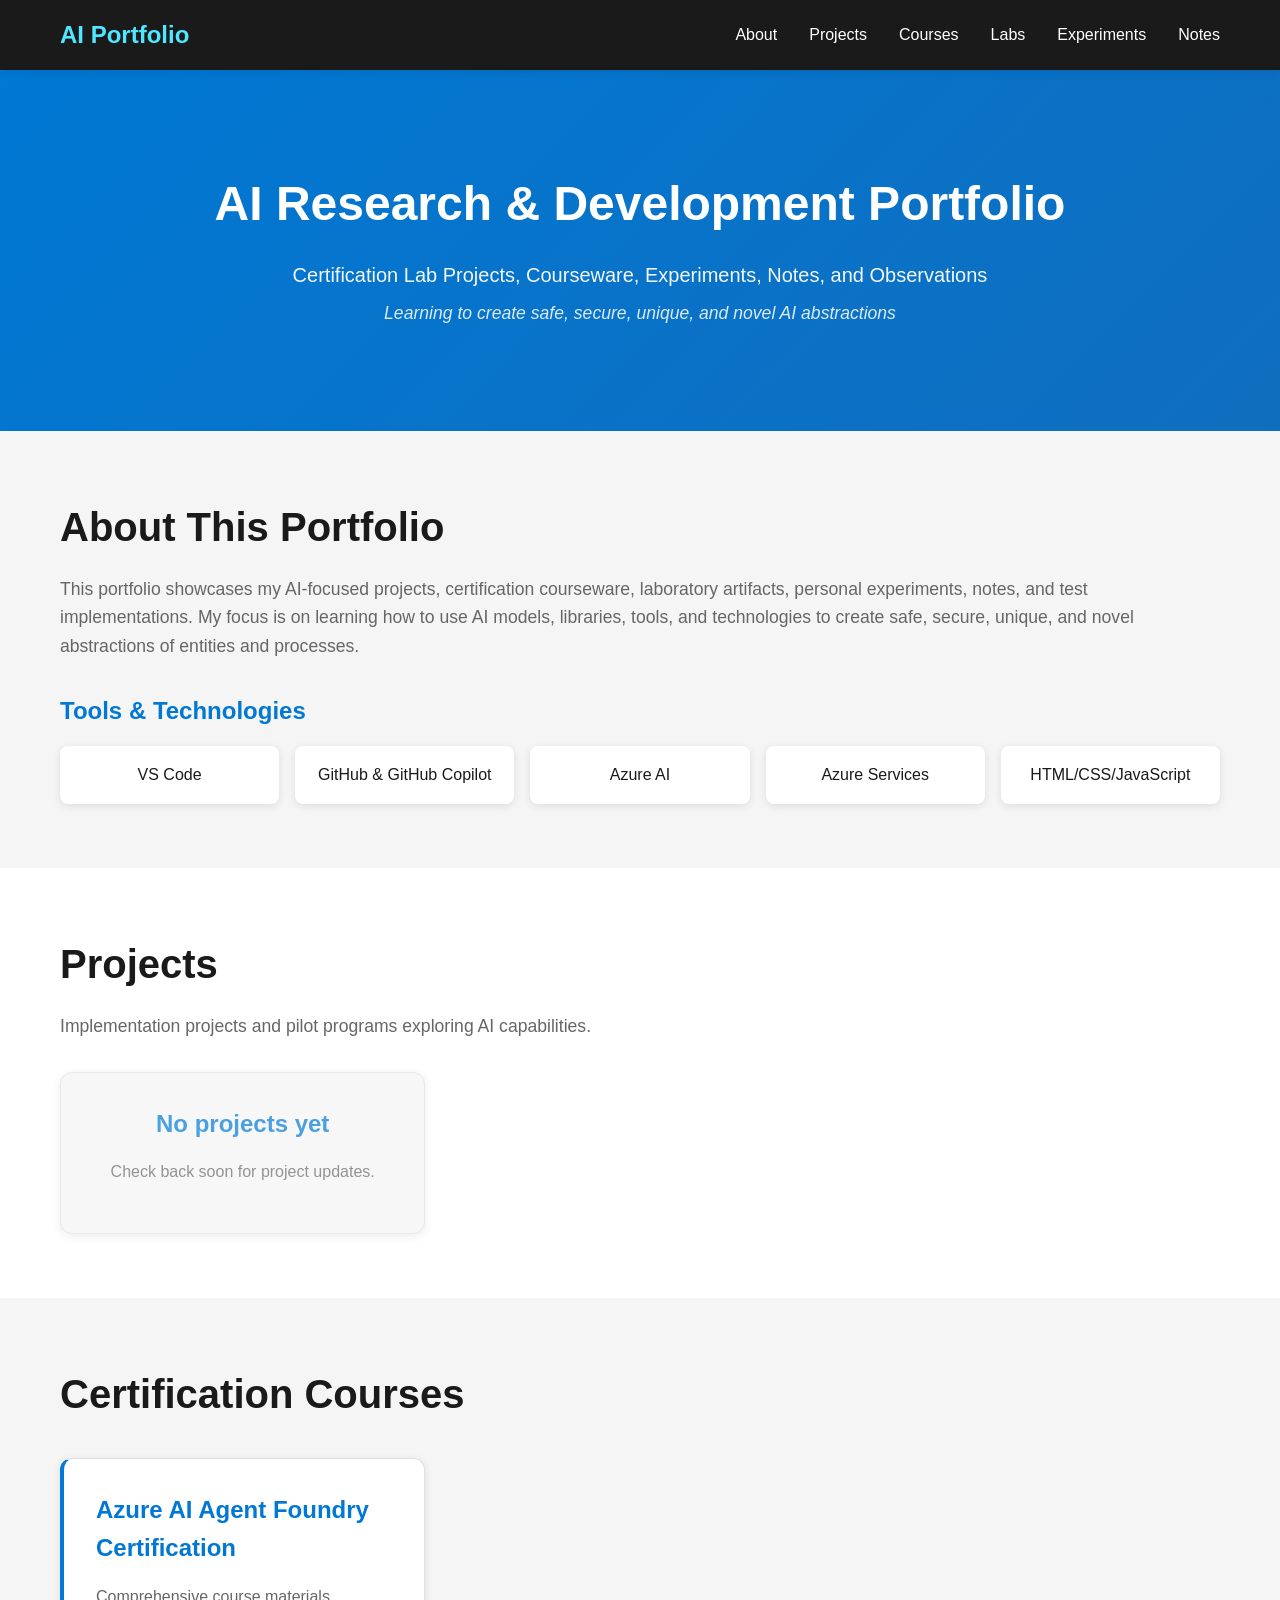
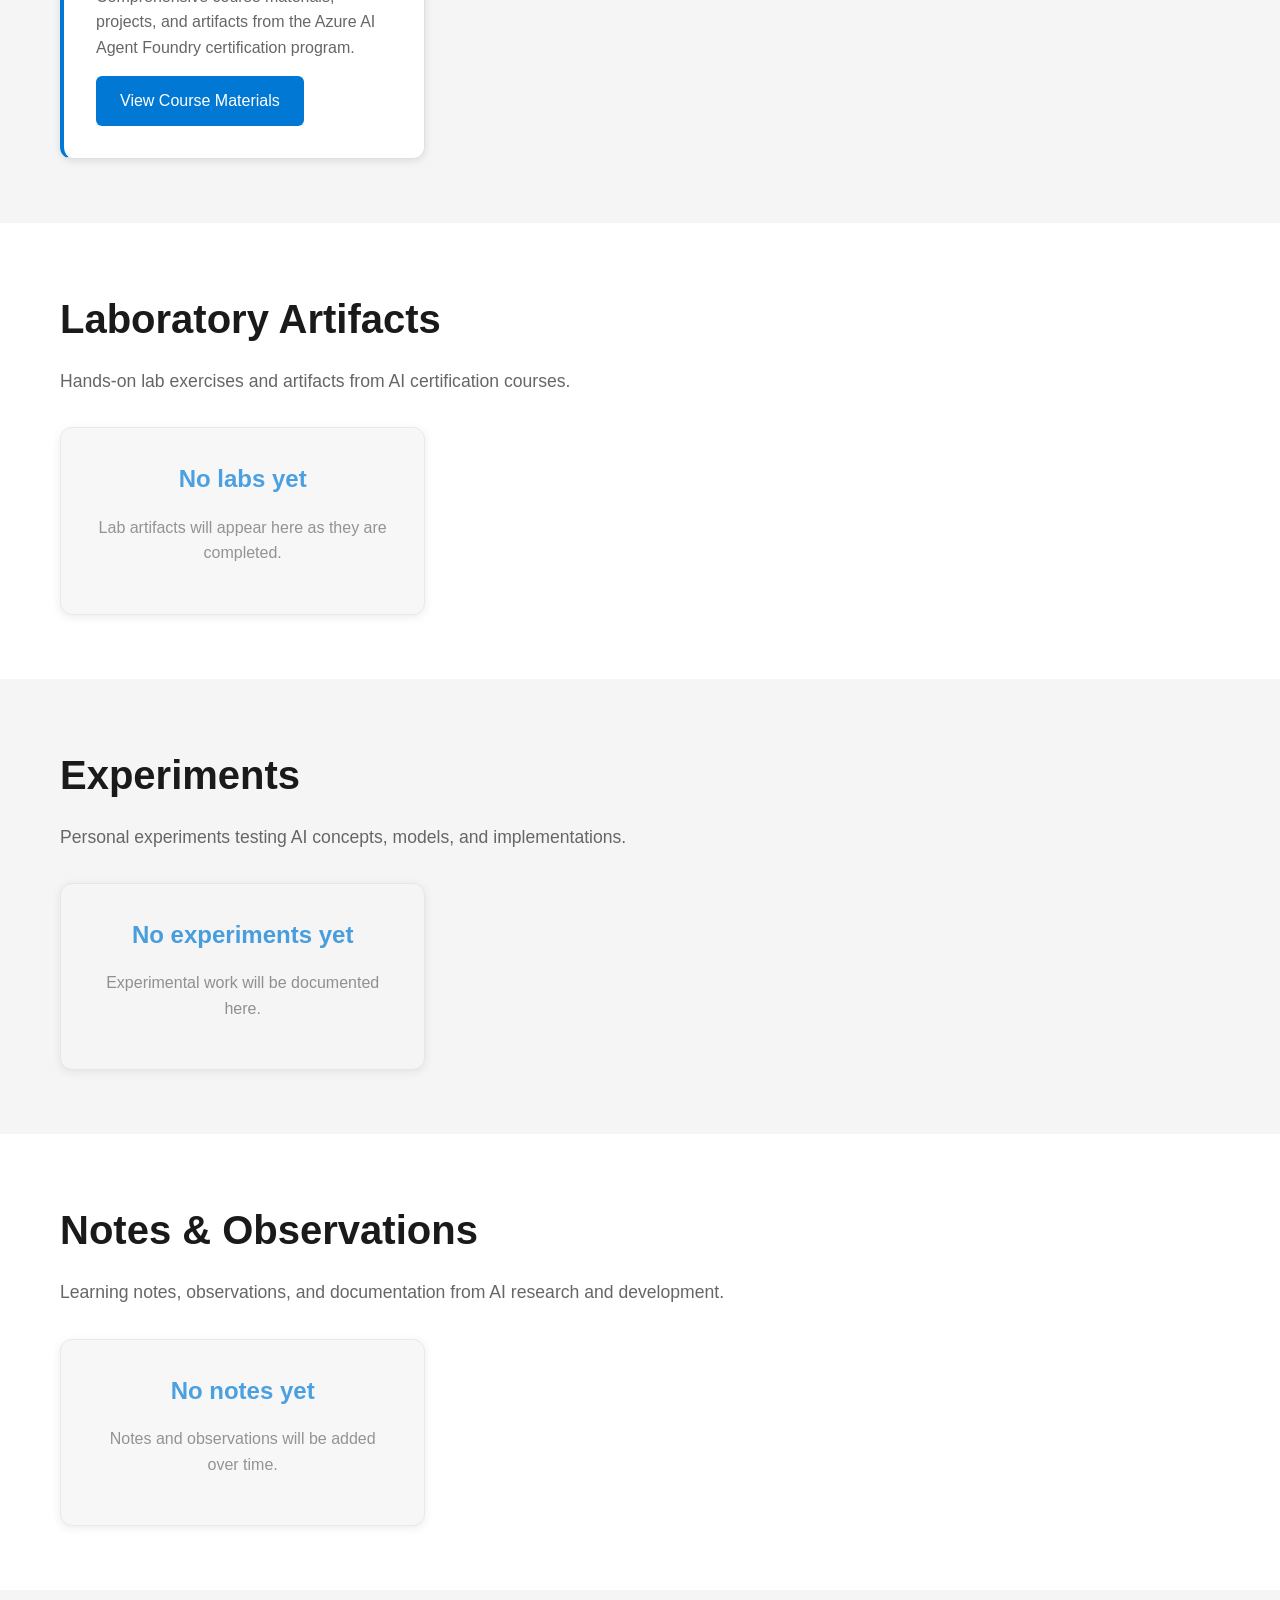
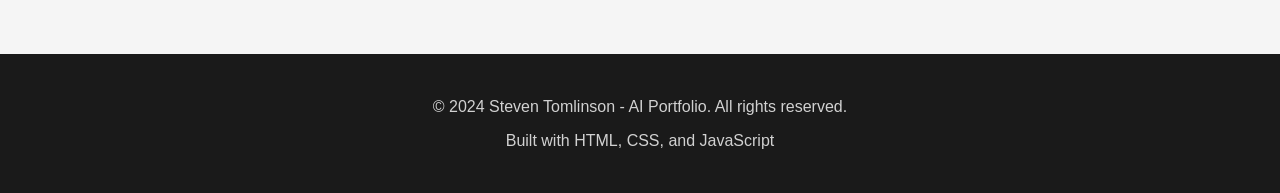
<file: index.html>
<!DOCTYPE html>
<html lang="en">
<head>
    <meta charset="UTF-8">
    <meta name="viewport" content="width=device-width, initial-scale=1.0">
    <title>AI Portfolio - Steven Tomlinson</title>
    <link rel="stylesheet" href="styles.css">
</head>
<body>
    <header>
        <nav class="navbar">
            <div class="container">
                <h1 class="logo">AI Portfolio</h1>
                <ul class="nav-links">
                    <li><a href="#about">About</a></li>
                    <li><a href="#projects">Projects</a></li>
                    <li><a href="#courses">Courses</a></li>
                    <li><a href="#labs">Labs</a></li>
                    <li><a href="#experiments">Experiments</a></li>
                    <li><a href="#notes">Notes</a></li>
                </ul>
            </div>
        </nav>
    </header>

    <main>
        <section id="hero" class="hero">
            <div class="container">
                <h1>AI Research & Development Portfolio</h1>
                <p>Certification Lab Projects, Courseware, Experiments, Notes, and Observations</p>
                <p class="tagline">Learning to create safe, secure, unique, and novel AI abstractions</p>
            </div>
        </section>

        <section id="about" class="section">
            <div class="container">
                <h2>About This Portfolio</h2>
                <p>This portfolio showcases my AI-focused projects, certification courseware, laboratory artifacts, personal experiments, notes, and test implementations. My focus is on learning how to use AI models, libraries, tools, and technologies to create safe, secure, unique, and novel abstractions of entities and processes.</p>
                
                <div class="tech-stack">
                    <h3>Tools & Technologies</h3>
                    <div class="tech-grid">
                        <div class="tech-item">VS Code</div>
                        <div class="tech-item">GitHub & GitHub Copilot</div>
                        <div class="tech-item">Azure AI</div>
                        <div class="tech-item">Azure Services</div>
                        <div class="tech-item">HTML/CSS/JavaScript</div>
                    </div>
                </div>
            </div>
        </section>

        <section id="projects" class="section section-alt">
            <div class="container">
                <h2>Projects</h2>
                <p>Implementation projects and pilot programs exploring AI capabilities.</p>
                <div id="projects-list" class="card-grid">
                    <!-- Projects will be dynamically loaded -->
                    <div class="card placeholder">
                        <h3>No projects yet</h3>
                        <p>Check back soon for project updates.</p>
                    </div>
                </div>
            </div>
        </section>

        <section id="courses" class="section">
            <div class="container">
                <h2>Certification Courses</h2>
                <div class="card-grid">
                    <div class="card course-card">
                        <h3>Azure AI Agent Foundry Certification</h3>
                        <p>Comprehensive course materials, projects, and artifacts from the Azure AI Agent Foundry certification program.</p>
                        <a href="courses/azure-ai-agent-foundry/" class="btn">View Course Materials</a>
                    </div>
                </div>
            </div>
        </section>

        <section id="labs" class="section section-alt">
            <div class="container">
                <h2>Laboratory Artifacts</h2>
                <p>Hands-on lab exercises and artifacts from AI certification courses.</p>
                <div id="labs-list" class="card-grid">
                    <!-- Labs will be dynamically loaded -->
                    <div class="card placeholder">
                        <h3>No labs yet</h3>
                        <p>Lab artifacts will appear here as they are completed.</p>
                    </div>
                </div>
            </div>
        </section>

        <section id="experiments" class="section">
            <div class="container">
                <h2>Experiments</h2>
                <p>Personal experiments testing AI concepts, models, and implementations.</p>
                <div id="experiments-list" class="card-grid">
                    <!-- Experiments will be dynamically loaded -->
                    <div class="card placeholder">
                        <h3>No experiments yet</h3>
                        <p>Experimental work will be documented here.</p>
                    </div>
                </div>
            </div>
        </section>

        <section id="notes" class="section section-alt">
            <div class="container">
                <h2>Notes & Observations</h2>
                <p>Learning notes, observations, and documentation from AI research and development.</p>
                <div id="notes-list" class="card-grid">
                    <!-- Notes will be dynamically loaded -->
                    <div class="card placeholder">
                        <h3>No notes yet</h3>
                        <p>Notes and observations will be added over time.</p>
                    </div>
                </div>
            </div>
        </section>
    </main>

    <footer>
        <div class="container">
            <p>&copy; 2024 Steven Tomlinson - AI Portfolio. All rights reserved.</p>
            <p>Built with HTML, CSS, and JavaScript</p>
        </div>
    </footer>

    <script src="script.js"></script>
</body>
</html>
</file>
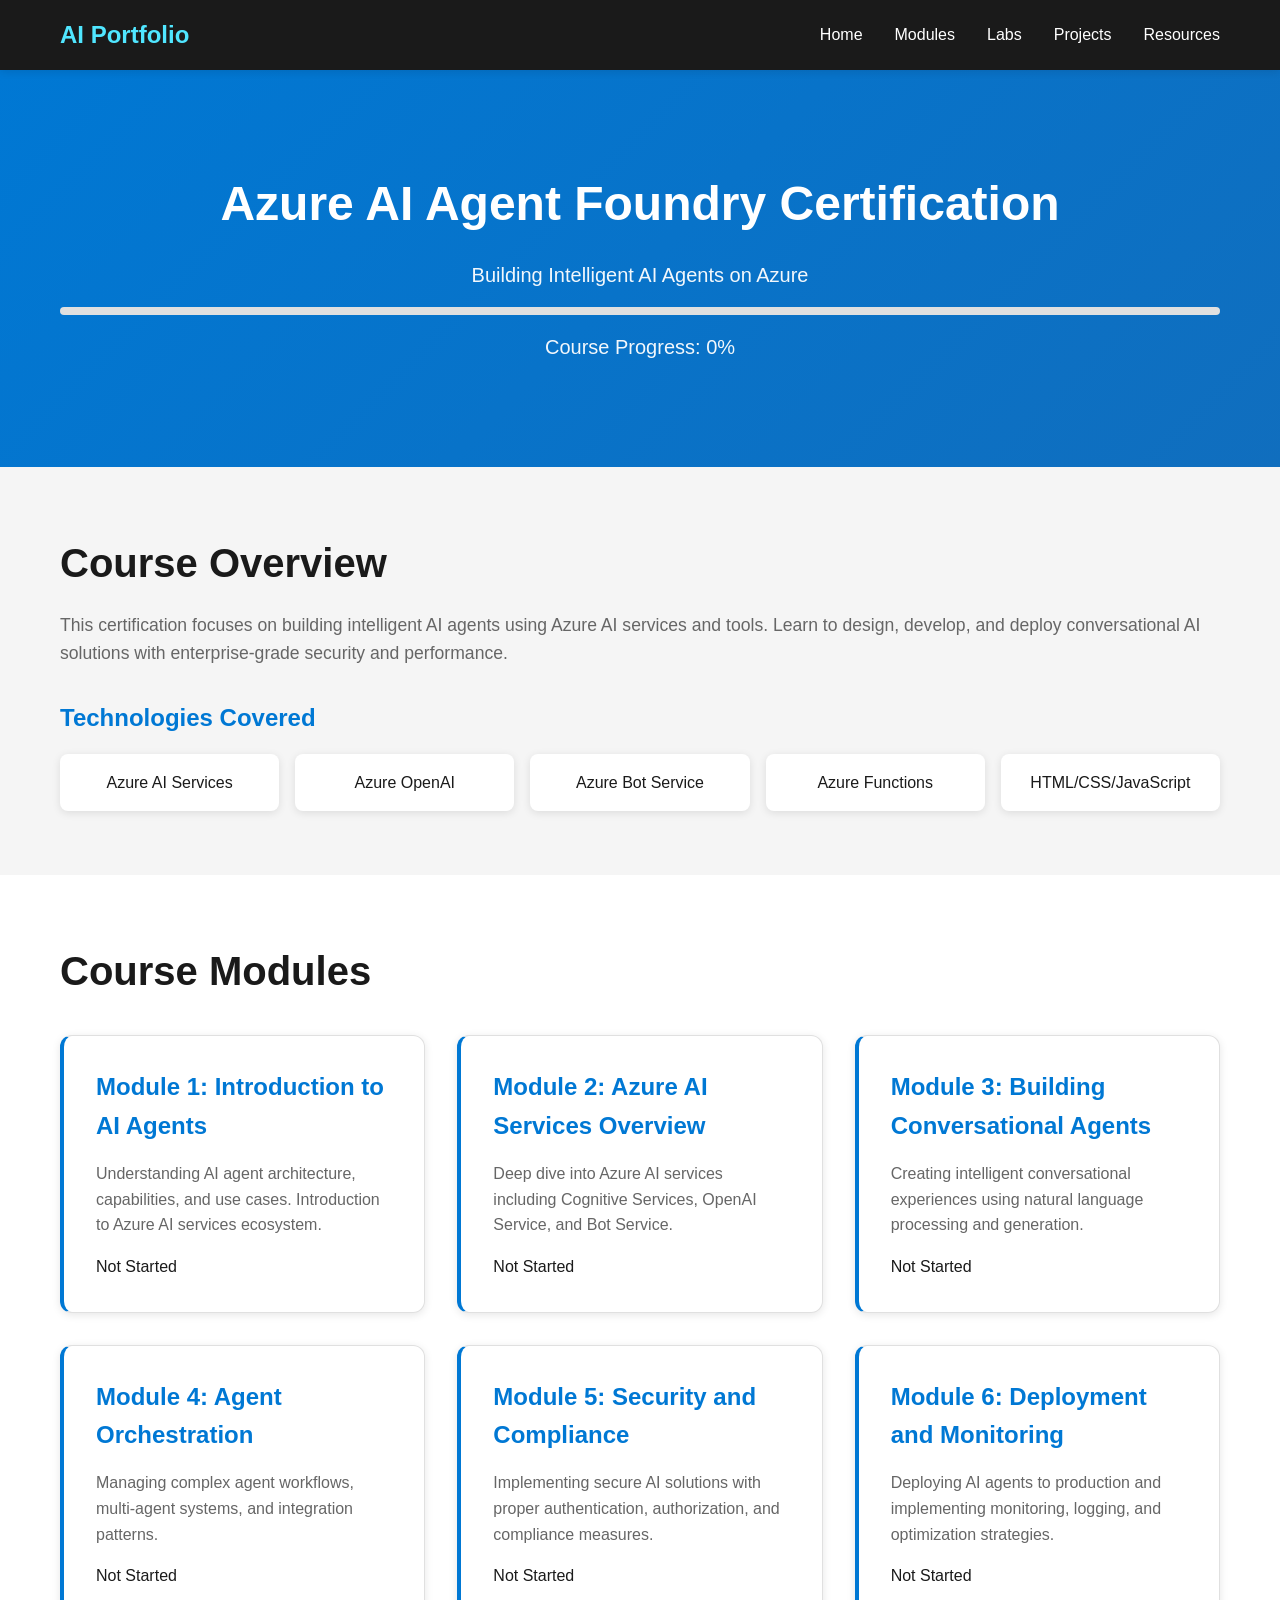
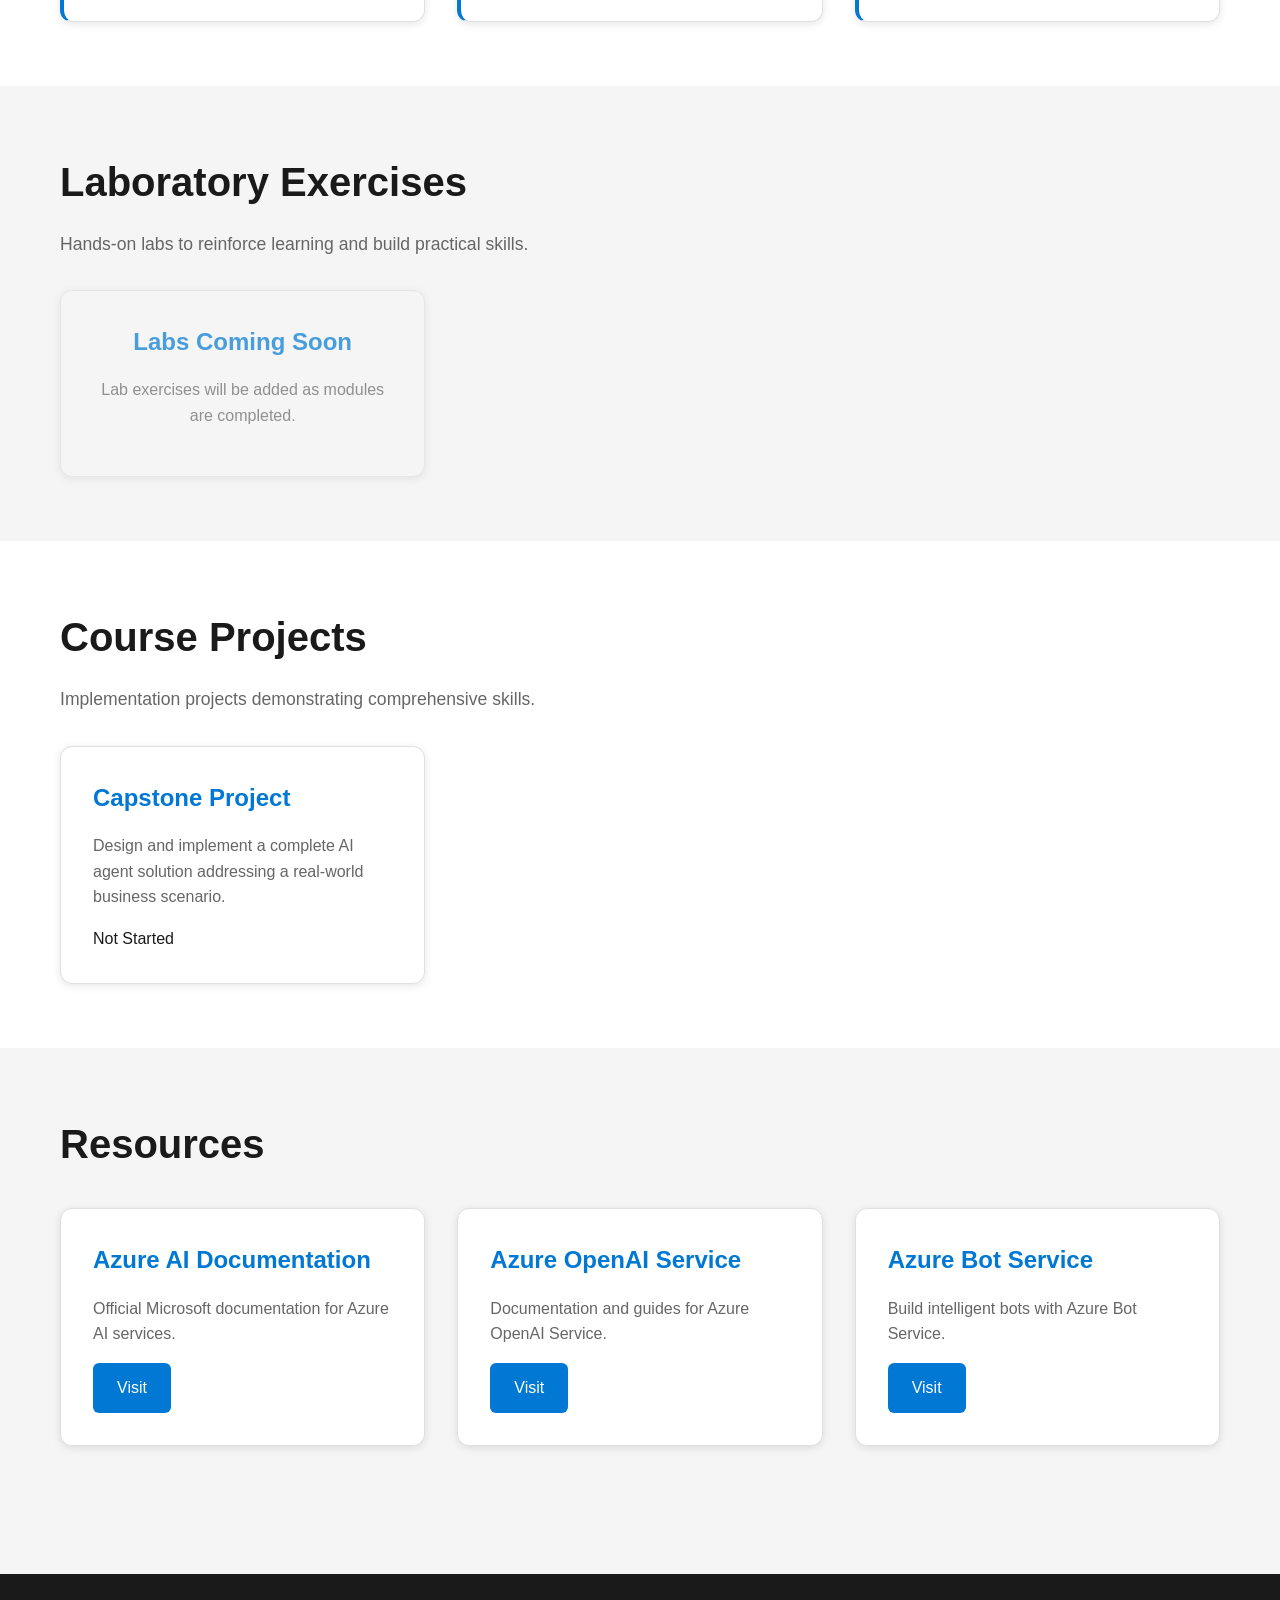
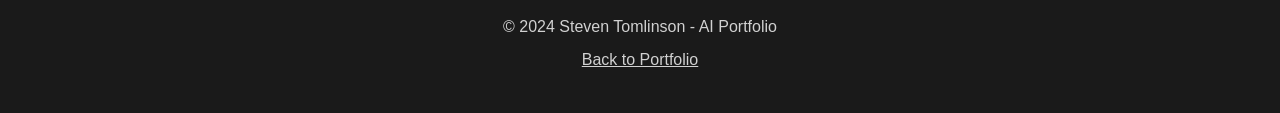
<file: courses/azure-ai-agent-foundry/index.html>
<!DOCTYPE html>
<html lang="en">
<head>
    <meta charset="UTF-8">
    <meta name="viewport" content="width=device-width, initial-scale=1.0">
    <title>Azure AI Agent Foundry Certification</title>
    <link rel="stylesheet" href="../../styles.css">
    <style>
        .module-card {
            border-left: 4px solid #0078d4;
        }
        .completed {
            opacity: 0.7;
            background-color: #f0f8ff;
        }
        .in-progress {
            border-left-color: #ffb900;
        }
        .progress-bar {
            width: 100%;
            height: 8px;
            background-color: #e0e0e0;
            border-radius: 4px;
            overflow: hidden;
            margin: 1rem 0;
        }
        .progress-fill {
            height: 100%;
            background-color: #0078d4;
            transition: width 0.3s ease;
        }
        .progress-0 {
            width: 0%;
        }
    </style>
</head>
<body>
    <header>
        <nav class="navbar">
            <div class="container">
                <h1 class="logo"><a href="../../index.html" style="color: inherit; text-decoration: none;">AI Portfolio</a></h1>
                <ul class="nav-links">
                    <li><a href="../../index.html">Home</a></li>
                    <li><a href="#modules">Modules</a></li>
                    <li><a href="#labs">Labs</a></li>
                    <li><a href="#projects">Projects</a></li>
                    <li><a href="#resources">Resources</a></li>
                </ul>
            </div>
        </nav>
    </header>

    <main>
        <section class="hero">
            <div class="container">
                <h1>Azure AI Agent Foundry Certification</h1>
                <p>Building Intelligent AI Agents on Azure</p>
                <div class="progress-bar">
                    <div class="progress-fill progress-0"></div>
                </div>
                <p>Course Progress: 0%</p>
            </div>
        </section>

        <section id="overview" class="section">
            <div class="container">
                <h2>Course Overview</h2>
                <p>This certification focuses on building intelligent AI agents using Azure AI services and tools. Learn to design, develop, and deploy conversational AI solutions with enterprise-grade security and performance.</p>
                
                <div class="tech-stack">
                    <h3>Technologies Covered</h3>
                    <div class="tech-grid">
                        <div class="tech-item">Azure AI Services</div>
                        <div class="tech-item">Azure OpenAI</div>
                        <div class="tech-item">Azure Bot Service</div>
                        <div class="tech-item">Azure Functions</div>
                        <div class="tech-item">HTML/CSS/JavaScript</div>
                    </div>
                </div>
            </div>
        </section>

        <section id="modules" class="section section-alt">
            <div class="container">
                <h2>Course Modules</h2>
                <div class="card-grid">
                    <div class="card module-card">
                        <h3>Module 1: Introduction to AI Agents</h3>
                        <p>Understanding AI agent architecture, capabilities, and use cases. Introduction to Azure AI services ecosystem.</p>
                        <span class="status">Not Started</span>
                    </div>
                    
                    <div class="card module-card">
                        <h3>Module 2: Azure AI Services Overview</h3>
                        <p>Deep dive into Azure AI services including Cognitive Services, OpenAI Service, and Bot Service.</p>
                        <span class="status">Not Started</span>
                    </div>
                    
                    <div class="card module-card">
                        <h3>Module 3: Building Conversational Agents</h3>
                        <p>Creating intelligent conversational experiences using natural language processing and generation.</p>
                        <span class="status">Not Started</span>
                    </div>
                    
                    <div class="card module-card">
                        <h3>Module 4: Agent Orchestration</h3>
                        <p>Managing complex agent workflows, multi-agent systems, and integration patterns.</p>
                        <span class="status">Not Started</span>
                    </div>
                    
                    <div class="card module-card">
                        <h3>Module 5: Security and Compliance</h3>
                        <p>Implementing secure AI solutions with proper authentication, authorization, and compliance measures.</p>
                        <span class="status">Not Started</span>
                    </div>
                    
                    <div class="card module-card">
                        <h3>Module 6: Deployment and Monitoring</h3>
                        <p>Deploying AI agents to production and implementing monitoring, logging, and optimization strategies.</p>
                        <span class="status">Not Started</span>
                    </div>
                </div>
            </div>
        </section>

        <section id="labs" class="section">
            <div class="container">
                <h2>Laboratory Exercises</h2>
                <p>Hands-on labs to reinforce learning and build practical skills.</p>
                <div class="card-grid">
                    <div class="card placeholder">
                        <h3>Labs Coming Soon</h3>
                        <p>Lab exercises will be added as modules are completed.</p>
                    </div>
                </div>
            </div>
        </section>

        <section id="projects" class="section section-alt">
            <div class="container">
                <h2>Course Projects</h2>
                <p>Implementation projects demonstrating comprehensive skills.</p>
                <div class="card-grid">
                    <div class="card">
                        <h3>Capstone Project</h3>
                        <p>Design and implement a complete AI agent solution addressing a real-world business scenario.</p>
                        <span class="status">Not Started</span>
                    </div>
                </div>
            </div>
        </section>

        <section id="resources" class="section">
            <div class="container">
                <h2>Resources</h2>
                <div class="card-grid">
                    <div class="card">
                        <h3>Azure AI Documentation</h3>
                        <p>Official Microsoft documentation for Azure AI services.</p>
                        <a href="https://learn.microsoft.com/azure/ai-services/" target="_blank" class="btn">Visit</a>
                    </div>
                    
                    <div class="card">
                        <h3>Azure OpenAI Service</h3>
                        <p>Documentation and guides for Azure OpenAI Service.</p>
                        <a href="https://learn.microsoft.com/azure/ai-services/openai/" target="_blank" class="btn">Visit</a>
                    </div>
                    
                    <div class="card">
                        <h3>Azure Bot Service</h3>
                        <p>Build intelligent bots with Azure Bot Service.</p>
                        <a href="https://learn.microsoft.com/azure/bot-service/" target="_blank" class="btn">Visit</a>
                    </div>
                </div>
            </div>
        </section>
    </main>

    <footer>
        <div class="container">
            <p>&copy; 2024 Steven Tomlinson - AI Portfolio</p>
            <p><a href="../../index.html" style="color: inherit;">Back to Portfolio</a></p>
        </div>
    </footer>
</body>
</html>
</file>
<file: styles.css>
/* Reset and Base Styles */
* {
    margin: 0;
    padding: 0;
    box-sizing: border-box;
}

:root {
    --primary-color: #0078d4;
    --secondary-color: #106ebe;
    --accent-color: #50e6ff;
    --dark-bg: #1a1a1a;
    --light-bg: #f5f5f5;
    --card-bg: #ffffff;
    --text-dark: #1a1a1a;
    --text-light: #666666;
    --border-color: #e0e0e0;
    --shadow: 0 2px 8px rgba(0, 0, 0, 0.1);
    --shadow-hover: 0 4px 16px rgba(0, 0, 0, 0.15);
}

body {
    font-family: -apple-system, BlinkMacSystemFont, 'Segoe UI', Roboto, Oxygen, Ubuntu, Cantarell, sans-serif;
    line-height: 1.6;
    color: var(--text-dark);
    background-color: var(--light-bg);
}

.container {
    max-width: 1200px;
    margin: 0 auto;
    padding: 0 20px;
}

/* Header and Navigation */
header {
    background-color: var(--dark-bg);
    color: white;
    position: sticky;
    top: 0;
    z-index: 1000;
    box-shadow: var(--shadow);
}

.navbar {
    padding: 1rem 0;
}

.navbar .container {
    display: flex;
    justify-content: space-between;
    align-items: center;
}

.logo {
    font-size: 1.5rem;
    font-weight: 600;
    color: var(--accent-color);
}

.nav-links {
    display: flex;
    list-style: none;
    gap: 2rem;
}

.nav-links a {
    color: white;
    text-decoration: none;
    transition: color 0.3s ease;
    font-weight: 500;
}

.nav-links a:hover {
    color: var(--accent-color);
}

/* Hero Section */
.hero {
    background: linear-gradient(135deg, var(--primary-color), var(--secondary-color));
    color: white;
    padding: 6rem 0;
    text-align: center;
}

.hero h1 {
    font-size: 3rem;
    margin-bottom: 1rem;
    font-weight: 700;
}

.hero p {
    font-size: 1.25rem;
    margin-bottom: 0.5rem;
    opacity: 0.95;
}

.hero .tagline {
    font-size: 1.1rem;
    opacity: 0.85;
    font-style: italic;
}

/* Sections */
.section {
    padding: 4rem 0;
}

.section-alt {
    background-color: white;
}

.section h2 {
    font-size: 2.5rem;
    margin-bottom: 1rem;
    color: var(--text-dark);
}

.section > .container > p {
    font-size: 1.1rem;
    color: var(--text-light);
    margin-bottom: 2rem;
}

/* Tech Stack */
.tech-stack {
    margin-top: 2rem;
}

.tech-stack h3 {
    font-size: 1.5rem;
    margin-bottom: 1rem;
    color: var(--primary-color);
}

.tech-grid {
    display: grid;
    grid-template-columns: repeat(auto-fit, minmax(200px, 1fr));
    gap: 1rem;
    margin-top: 1rem;
}

.tech-item {
    background-color: white;
    padding: 1rem;
    border-radius: 8px;
    text-align: center;
    font-weight: 500;
    box-shadow: var(--shadow);
    transition: transform 0.3s ease, box-shadow 0.3s ease;
}

.tech-item:hover {
    transform: translateY(-4px);
    box-shadow: var(--shadow-hover);
}

/* Card Grid */
.card-grid {
    display: grid;
    grid-template-columns: repeat(auto-fill, minmax(300px, 1fr));
    gap: 2rem;
    margin-top: 2rem;
}

.card {
    background-color: var(--card-bg);
    border-radius: 12px;
    padding: 2rem;
    box-shadow: var(--shadow);
    transition: transform 0.3s ease, box-shadow 0.3s ease;
    border: 1px solid var(--border-color);
}

.card:hover {
    transform: translateY(-4px);
    box-shadow: var(--shadow-hover);
}

.card h3 {
    font-size: 1.5rem;
    margin-bottom: 1rem;
    color: var(--primary-color);
}

.card p {
    color: var(--text-light);
    margin-bottom: 1rem;
}

.card.placeholder {
    background-color: var(--light-bg);
    text-align: center;
    opacity: 0.7;
}

.course-card {
    border-left: 4px solid var(--primary-color);
}

/* Buttons */
.btn {
    display: inline-block;
    padding: 0.75rem 1.5rem;
    background-color: var(--primary-color);
    color: white;
    text-decoration: none;
    border-radius: 6px;
    font-weight: 500;
    transition: background-color 0.3s ease, transform 0.2s ease;
}

.btn:hover {
    background-color: var(--secondary-color);
    transform: translateY(-2px);
}

/* Footer */
footer {
    background-color: var(--dark-bg);
    color: white;
    padding: 2rem 0;
    text-align: center;
    margin-top: 4rem;
}

footer p {
    margin: 0.5rem 0;
    opacity: 0.8;
}

/* Responsive Design */
@media (max-width: 768px) {
    .nav-links {
        flex-direction: column;
        gap: 1rem;
    }

    .navbar .container {
        flex-direction: column;
        gap: 1rem;
    }

    .hero h1 {
        font-size: 2rem;
    }

    .hero p {
        font-size: 1rem;
    }

    .section h2 {
        font-size: 2rem;
    }

    .card-grid {
        grid-template-columns: 1fr;
    }

    .tech-grid {
        grid-template-columns: 1fr;
    }
}

/* Smooth Scrolling */
html {
    scroll-behavior: smooth;
}

/* Loading Animation */
.loading {
    display: inline-block;
    width: 20px;
    height: 20px;
    border: 3px solid rgba(0, 120, 212, 0.3);
    border-radius: 50%;
    border-top-color: var(--primary-color);
    animation: spin 1s ease-in-out infinite;
}

@keyframes spin {
    to { transform: rotate(360deg); }
}
</file>
